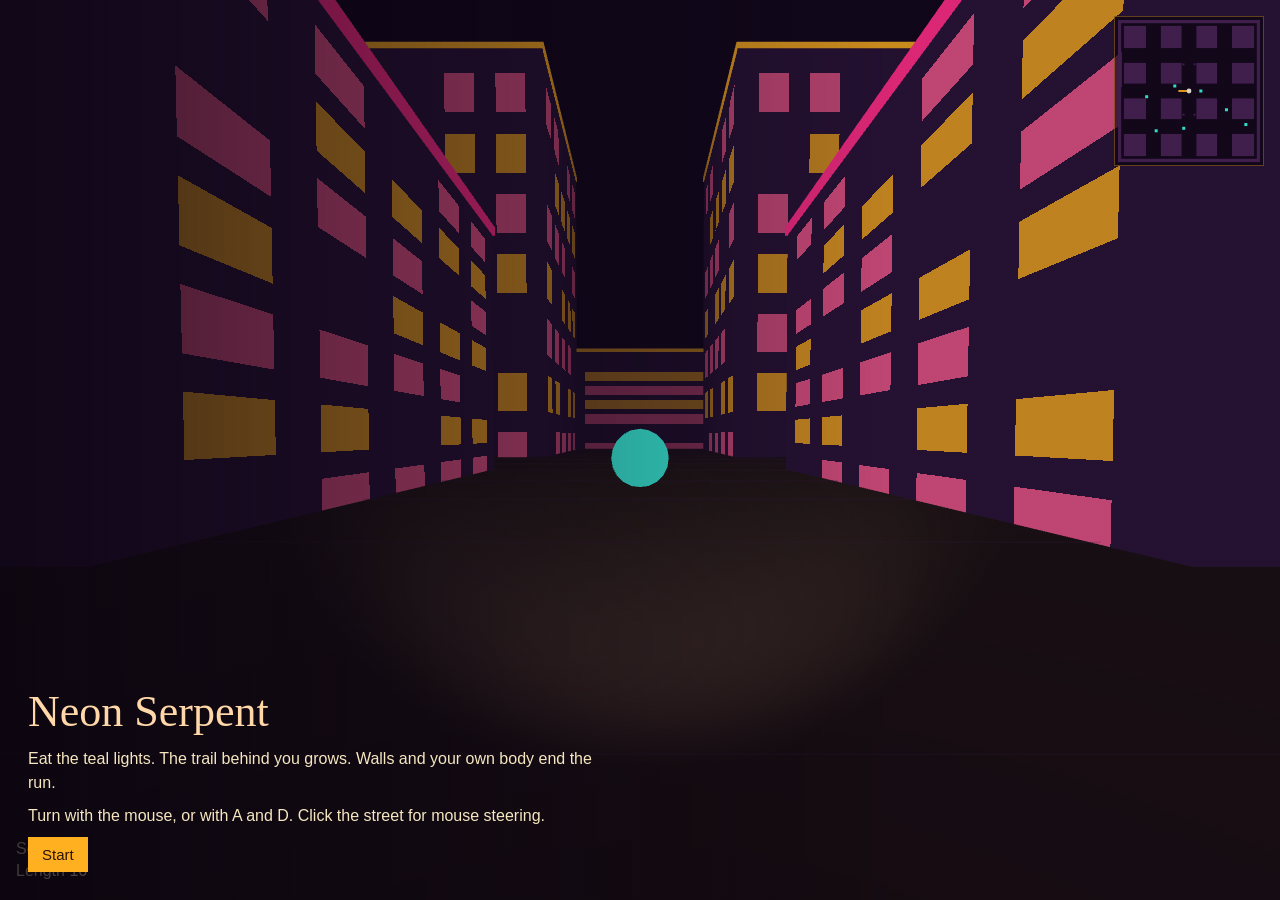
<file: projects/neon-serpent/models/cursor-grok-4-7-xhigh/app/index.html>
<!DOCTYPE html>
<html lang="en">
  <head>
    <meta charset="utf-8" />
    <meta name="viewport" content="width=device-width, initial-scale=1" />
    <title>Neon Serpent</title>
    <style>
      html,
      body {
        height: 100%;
        margin: 0;
        background: #12081c;
        color: #f6e7c1;
        font-family: "Segoe UI", "Yu Gothic", sans-serif;
      }

      body {
        overflow: hidden;
      }

      #game {
        position: fixed;
        inset: 0;
        width: 100%;
        height: 100%;
        display: block;
      }

      .hud {
        position: fixed;
        left: 16px;
        bottom: 16px;
        z-index: 2;
      }

      .hud p {
        margin: 0 0 4px;
        font-size: 16px;
      }

      #map {
        position: fixed;
        top: 16px;
        right: 16px;
        width: 148px;
        height: 148px;
        z-index: 2;
        background: rgba(8, 4, 14, 0.55);
        border: 1px solid rgba(255, 176, 32, 0.4);
      }

      #veil {
        position: fixed;
        inset: 0;
        z-index: 3;
        display: grid;
        place-items: end start;
        padding: 28px;
        background: linear-gradient(90deg, rgba(10, 4, 16, 0.78), rgba(10, 4, 16, 0.15) 70%);
      }

      #veil[hidden] {
        display: none;
      }

      #veil h1 {
        margin: 0 0 10px;
        font-family: "Yu Mincho", Georgia, serif;
        font-size: 44px;
        font-weight: 500;
        color: #ffd7a8;
      }

      #veil p {
        margin: 0 0 10px;
        max-width: 36em;
        line-height: 1.45;
        font-size: 16px;
      }

      button {
        font: 15px/1 "Segoe UI", sans-serif;
        color: #2a1408;
        background: #ffb020;
        border: 0;
        padding: 10px 14px;
        cursor: pointer;
      }

      button:hover {
        background: #ffc14a;
      }

      button:focus-visible {
        outline: 2px solid #fff6ea;
        outline-offset: 3px;
      }

      .steer {
        position: fixed;
        right: 16px;
        bottom: 16px;
        z-index: 2;
        display: flex;
        gap: 8px;
      }

      @media (min-width: 800px) {
        .steer {
          display: none;
        }
      }
    </style>
  </head>
  <body>
    <canvas id="game"></canvas>
    <canvas id="map" width="148" height="148" aria-hidden="true"></canvas>
    <div class="hud" aria-live="polite">
      <p id="score">Score 0</p>
      <p id="length">Length 16</p>
    </div>
    <div class="steer">
      <button type="button" id="left">Left</button>
      <button type="button" id="right">Right</button>
    </div>
    <div id="veil">
      <div>
        <h1>Neon Serpent</h1>
        <p id="blurb">Eat the teal lights. The trail behind you grows. Walls and your own body end the run.</p>
        <p>Turn with the mouse, or with A and D. Click the street for mouse steering.</p>
        <button type="button" id="start">Start</button>
      </div>
    </div>
    <script src="vendor/three.min.js"></script>
    <script src="game.js"></script>
  </body>
</html>
</file>
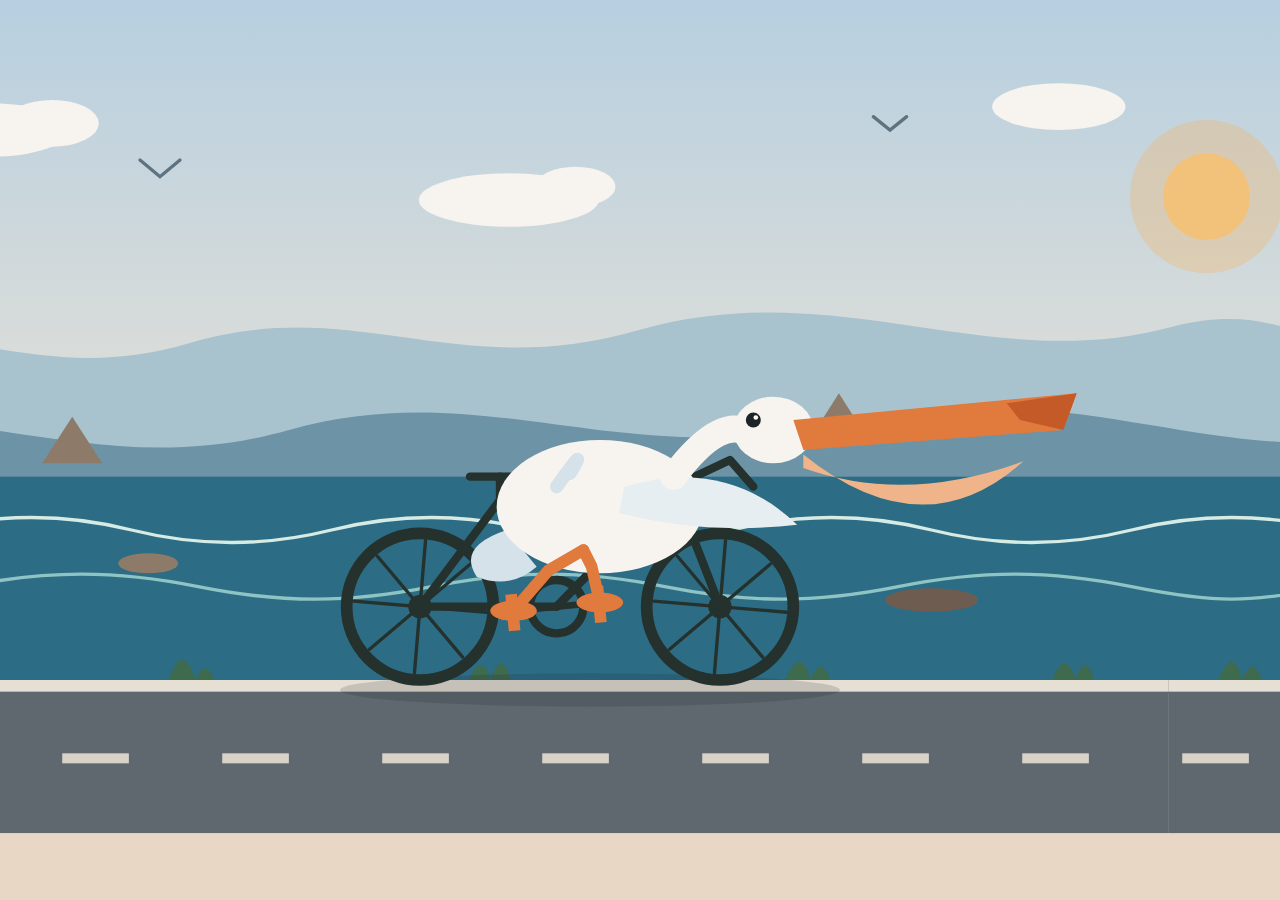
<file: projects/pelican-cycle/models/cursor-grok-4-7-xhigh/app/index.html>
<!DOCTYPE html>
<html lang="en">
  <head>
    <meta charset="utf-8" />
    <meta name="viewport" content="width=device-width, initial-scale=1" />
    <title>Pelican Cycle</title>
    <style>
      html,
      body {
        height: 100%;
        margin: 0;
        background: #b7cfe0;
      }

      body {
        overflow: hidden;
      }

      svg {
        width: 100vw;
        height: 100vh;
        display: block;
      }
    </style>
  </head>
  <body>
    <svg id="scene" viewBox="0 0 960 540" preserveAspectRatio="xMidYMid slice" role="img" aria-labelledby="scene-title scene-desc">
      <title id="scene-title">Pelican cycle</title>
      <desc id="scene-desc">A pelican rides a bicycle along a coast while the shore scrolls past.</desc>
      <defs>
        <linearGradient id="sky" x1="0" y1="0" x2="0" y2="1">
          <stop offset="0" stop-color="#b7cfe0" />
          <stop offset="0.72" stop-color="#f4e7d4" />
          <stop offset="1" stop-color="#f7efe4" />
        </linearGradient>
        <g id="cloud-tile" fill="#f7f4ef">
          <ellipse cx="120" cy="78" rx="46" ry="16" />
          <ellipse cx="156" cy="74" rx="28" ry="14" />
          <ellipse cx="430" cy="120" rx="54" ry="16" />
          <ellipse cx="470" cy="112" rx="24" ry="12" />
          <ellipse cx="760" cy="64" rx="40" ry="14" />
        </g>
        <g id="hill-tile">
          <path
            d="M0 300 L0 214 C 90 176, 150 236, 250 206 C 350 176, 410 230, 520 198 C 640 164, 730 226, 840 196 C 900 180, 930 210, 960 214 L960 300 Z"
            fill="#a9c3ce"
          />
          <path
            d="M0 318 L0 262 C 110 230, 190 292, 310 258 C 430 224, 510 286, 650 252 C 770 224, 870 280, 960 262 L960 318 Z"
            fill="#6d94a6"
          />
          <path d="M180 250 l18 28 h-36 z" fill="#8e7a68" />
          <path d="M640 236 l14 22 h-28 z" fill="#8e7a68" />
        </g>
        <g id="sea-tile">
          <rect x="0" y="286" width="960" height="130" fill="#2c6c84" />
          <path
            d="M0 318 C 40 308, 80 328, 120 318 S 200 308, 240 318 S 320 328, 360 318 S 440 308, 480 318 S 560 328, 600 318 S 680 308, 720 318 S 800 328, 840 318 S 920 308, 960 318"
            fill="none"
            stroke="#d5ebe4"
            stroke-width="2"
          />
          <path
            d="M0 352 C 50 342, 90 362, 140 352 S 230 342, 280 352 S 370 362, 420 352 S 510 342, 560 352 S 650 362, 700 352 S 790 342, 840 352 S 910 362, 960 352"
            fill="none"
            stroke="#8ec4c4"
            stroke-width="2"
          />
          <ellipse cx="250" cy="338" rx="18" ry="6" fill="#8e7a68" />
          <ellipse cx="720" cy="360" rx="28" ry="7" fill="#6e5c50" />
        </g>
        <g id="road-tile">
          <rect x="0" y="408" width="960" height="92" fill="#5e686e" />
          <rect x="0" y="408" width="960" height="7" fill="#e6dfd4" />
          <g fill="#d9d2c6">
            <rect x="8" y="452" width="40" height="6" />
            <rect x="104" y="452" width="40" height="6" />
            <rect x="200" y="452" width="40" height="6" />
            <rect x="296" y="452" width="40" height="6" />
            <rect x="392" y="452" width="40" height="6" />
            <rect x="488" y="452" width="40" height="6" />
            <rect x="584" y="452" width="40" height="6" />
            <rect x="680" y="452" width="40" height="6" />
            <rect x="776" y="452" width="40" height="6" />
            <rect x="872" y="452" width="40" height="6" />
          </g>
          <g fill="#3e6a4e">
            <path d="M30 408 q 8 -22 14 0 q 6 -16 12 0" />
            <path d="M180 408 q 8 -20 14 0 q 7 -18 12 0" />
            <path d="M360 408 q 8 -24 16 0 q 6 -14 11 0" />
            <path d="M540 408 q 8 -18 13 0 q 7 -20 12 0" />
            <path d="M730 408 q 9 -22 15 0 q 6 -16 12 0" />
            <path d="M890 408 q 8 -20 14 0 q 6 -18 11 0" />
          </g>
        </g>
      </defs>

      <rect width="960" height="540" fill="url(#sky)" />
      <circle cx="820" cy="118" r="46" fill="#f0b56a" opacity="0.35" />
      <circle cx="820" cy="118" r="26" fill="#f2c27a" />

      <g fill="none" stroke="#5d7380" stroke-width="2" stroke-linecap="round">
        <path d="M180 96 l12 10 l12 -10" />
        <path d="M620 70 l10 8 l10 -8" />
      </g>

      <g>
        <animateTransform
          attributeName="transform"
          type="translate"
          from="0 0"
          to="-960 0"
          dur="34s"
          repeatCount="indefinite"
        />
        <use href="#cloud-tile" />
        <use href="#cloud-tile" x="960" />
      </g>
      <g>
        <animateTransform
          attributeName="transform"
          type="translate"
          from="0 0"
          to="-960 0"
          dur="24s"
          repeatCount="indefinite"
        />
        <use href="#hill-tile" />
        <use href="#hill-tile" x="960" />
      </g>
      <g>
        <animateTransform
          attributeName="transform"
          type="translate"
          from="0 0"
          to="-960 0"
          dur="15s"
          repeatCount="indefinite"
        />
        <use href="#sea-tile" />
        <use href="#sea-tile" x="960" />
      </g>
      <g>
        <animateTransform
          attributeName="transform"
          type="translate"
          from="0 0"
          to="-960 0"
          dur="6s"
          repeatCount="indefinite"
        />
        <use href="#road-tile" />
        <use href="#road-tile" x="960" />
      </g>

      <rect x="0" y="500" width="960" height="40" fill="#e7d7c4" />

      <ellipse cx="450" cy="414" rx="150" ry="10" fill="#1c2428" opacity="0.16" />

      <g id="bike" fill="none" stroke="#24312c" stroke-width="5" stroke-linecap="round" stroke-linejoin="round">
        <circle cx="348" cy="364" r="44" stroke-width="7" />
        <circle cx="528" cy="364" r="44" stroke-width="7" />
        <g id="rear-spokes" stroke-width="2">
          <line x1="348" y1="324" x2="348" y2="404" />
          <line x1="308" y1="364" x2="388" y2="364" />
          <line x1="320" y1="336" x2="376" y2="392" />
          <line x1="320" y1="392" x2="376" y2="336" />
        </g>
        <g id="front-spokes" stroke-width="2">
          <line x1="528" y1="324" x2="528" y2="404" />
          <line x1="488" y1="364" x2="568" y2="364" />
          <line x1="500" y1="336" x2="556" y2="392" />
          <line x1="500" y1="392" x2="556" y2="336" />
        </g>
        <circle cx="348" cy="364" r="7" fill="#24312c" stroke="none" />
        <circle cx="528" cy="364" r="7" fill="#24312c" stroke="none" />
        <path d="M348 364 L430 364 L500 292 L396 300 L348 364" />
        <path d="M430 364 L500 292" />
        <path d="M500 292 L528 364" />
        <path d="M396 300 L396 286" />
        <path d="M378 286 h36" />
        <path d="M500 292 L534 276 L548 292" />
        <circle id="ring" cx="430" cy="364" r="16" />
      </g>

      <g id="crank" stroke="#24312c" stroke-width="4" stroke-linecap="round">
        <line x1="430" y1="338" x2="430" y2="390" />
        <rect x="418" y="334" width="22" height="7" fill="#e07a3d" stroke="none" />
        <rect x="418" y="386" width="22" height="7" fill="#e07a3d" stroke="none" />
      </g>

      <g id="bird">
        <path d="M400 318 q -30 10 -18 28 q 20 8 36 -6" fill="#d5e2ea" />
        <ellipse cx="456" cy="304" rx="62" ry="40" fill="#f7f4ef" />
        <g>
          <animateTransform
            attributeName="transform"
            type="rotate"
            values="-5 470 300; 7 470 300; -5 470 300"
            dur="1.6s"
            repeatCount="indefinite"
          />
          <path d="M470 292 Q 530 270 575 308 Q 520 318 468 308 Z" fill="#e7eef2" />
        </g>
        <path d="M500 286 Q 530 246 548 262" fill="none" stroke="#f7f4ef" stroke-width="16" stroke-linecap="round" />
        <ellipse cx="560" cy="258" rx="24" ry="20" fill="#f7f4ef" />
        <path d="M572 252 L742 236 L734 258 L578 270 Z" fill="#e07a3d" />
        <path d="M700 242 L742 236 L734 258 L708 252 Z" fill="#c45a28" />
        <g>
          <animateTransform
            attributeName="transform"
            type="translate"
            values="0 0; 0 5; 0 0"
            dur="1.4s"
            repeatCount="indefinite"
          />
          <path d="M578 270 Q 650 328 710 274 Q 640 300 578 278 Z" fill="#f0b48a" />
        </g>
        <circle cx="548" cy="252" r="4.5" fill="#1c2428" />
        <circle cx="549.5" cy="250.5" r="1.4" fill="#fffaf4" />
        <path d="M430 292 q 20 -28 8 -8" fill="none" stroke="#d5e2ea" stroke-width="8" stroke-linecap="round" />
      </g>

      <g id="legs" fill="none" stroke="#e07a3d" stroke-width="7" stroke-linecap="round">
        <polyline id="leg-a" points="446,330 470,348 430,338" />
        <polyline id="leg-b" points="446,330 470,360 430,390" />
      </g>
      <ellipse id="foot-a" cx="430" cy="338" rx="14" ry="6" fill="#e07a3d" />
      <ellipse id="foot-b" cx="430" cy="390" rx="14" ry="6" fill="#e07a3d" />
    </svg>
    <script>
      (function () {
        var scene = document.getElementById("scene");
        var motion = window.matchMedia("(prefers-reduced-motion: reduce)");
        var rear = document.getElementById("rear-spokes");
        var front = document.getElementById("front-spokes");
        var ring = document.getElementById("ring");
        var crank = document.getElementById("crank");
        var legA = document.getElementById("leg-a");
        var legB = document.getElementById("leg-b");
        var footA = document.getElementById("foot-a");
        var footB = document.getElementById("foot-b");
        var hx = 446;
        var hy = 330;
        var cx = 430;
        var cy = 364;
        var radius = 26;

        function syncMotion() {
          if (motion.matches) scene.pauseAnimations();
          else scene.unpauseAnimations();
        }

        function pose(angle) {
          var deg = (angle * 180) / Math.PI;
          var wheel = deg * 2.4;
          rear.setAttribute("transform", "rotate(" + wheel + " 348 364)");
          front.setAttribute("transform", "rotate(" + wheel + " 528 364)");
          ring.setAttribute("transform", "rotate(" + deg + " 430 364)");
          crank.setAttribute("transform", "rotate(" + deg + " 430 364)");
          var ax = cx + Math.sin(angle) * radius;
          var ay = cy - Math.cos(angle) * radius;
          var bx = cx + Math.sin(angle + Math.PI) * radius;
          var by = cy - Math.cos(angle + Math.PI) * radius;
          legA.setAttribute(
            "points",
            hx + "," + hy + " " + (hx + ax) / 2 + 14 + "," + ((hy + ay) / 2 - 6) + " " + ax + "," + ay,
          );
          legB.setAttribute(
            "points",
            hx + "," + hy + " " + (hx + bx) / 2 + 14 + "," + ((hy + by) / 2 - 6) + " " + bx + "," + by,
          );
          footA.setAttribute("cx", ax);
          footA.setAttribute("cy", ay);
          footB.setAttribute("cx", bx);
          footB.setAttribute("cy", by);
        }

        syncMotion();
        if (motion.addEventListener) motion.addEventListener("change", syncMotion);
        if (motion.matches) {
          pose(0.4);
          return;
        }

        function loop(now) {
          pose((now / 1400) * Math.PI * 2);
          window.requestAnimationFrame(loop);
        }

        window.requestAnimationFrame(loop);
      })();
    </script>
  </body>
</html>
</file>
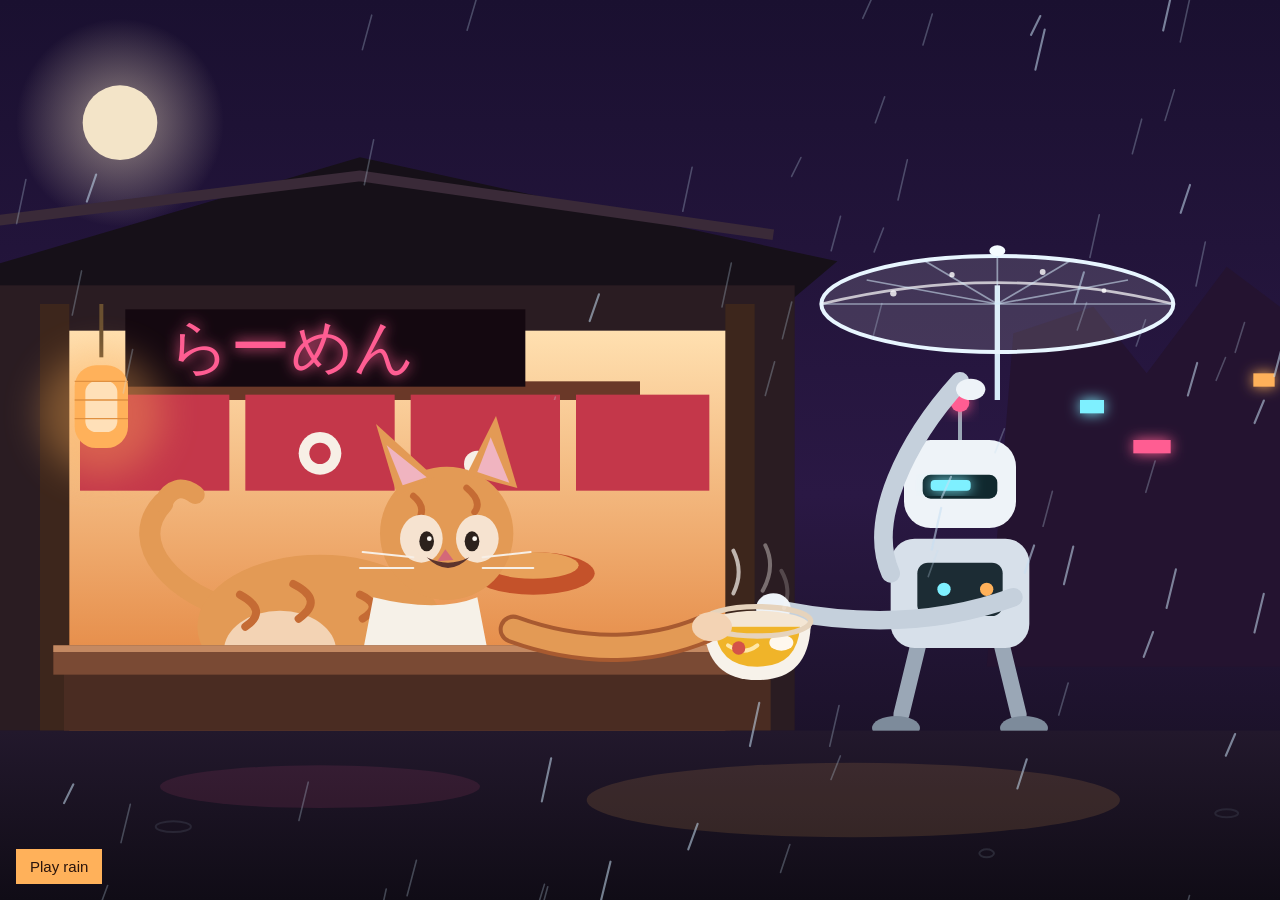
<file: projects/rainy-ramen/models/cursor-grok-4-7-xhigh/app/index.html>
<!DOCTYPE html>
<html lang="en">
  <head>
    <meta charset="utf-8" />
    <meta name="viewport" content="width=device-width, initial-scale=1" />
    <title>Rainy Ramen</title>
    <style>
      html,
      body {
        height: 100%;
        margin: 0;
        background: #1a1030;
      }

      body {
        display: grid;
        place-items: center;
      }

      svg {
        width: 100vw;
        height: 100vh;
        display: block;
      }

      #rain-toggle {
        position: fixed;
        left: 16px;
        bottom: 16px;
        z-index: 2;
        font: 15px/1 "Yu Gothic", "Segoe UI", sans-serif;
        color: #2a140c;
        background: #ffb15a;
        border: 0;
        padding: 10px 14px;
        cursor: pointer;
      }

      #rain-toggle:hover {
        background: #ffc27a;
      }

      #rain-toggle:focus-visible {
        outline: 2px solid #fff6ea;
        outline-offset: 3px;
      }

      .flicker {
        animation: flicker 3.4s infinite;
      }

      .flicker-late {
        animation: flicker 4.8s 1.2s infinite;
      }

      @keyframes flicker {
        0%,
        19%,
        23%,
        100% {
          opacity: 1;
        }
        21% {
          opacity: 0.45;
        }
      }

      @media (prefers-reduced-motion: reduce) {
        .flicker,
        .flicker-late {
          animation: none;
        }
      }
    </style>
  </head>
  <body>
    <button type="button" id="rain-toggle" aria-pressed="false">Play rain</button>
    <svg viewBox="0 0 1200 675" preserveAspectRatio="xMidYMid slice" role="img" aria-labelledby="scene-title scene-desc">
      <title id="scene-title">Rainy ramen</title>
      <desc id="scene-desc">
        A cat serves a bowl of ramen to a small robot holding a clear umbrella outside a neon ramen shop on a rainy night.
      </desc>
      <defs>
        <linearGradient id="sky" x1="0" y1="0" x2="0" y2="1">
          <stop offset="0" stop-color="#1a1030" />
          <stop offset="0.55" stop-color="#2a1844" />
          <stop offset="1" stop-color="#120e18" />
        </linearGradient>
        <linearGradient id="interior" x1="0" y1="0" x2="0" y2="1">
          <stop offset="0" stop-color="#ffe0b0" />
          <stop offset="1" stop-color="#e07a32" />
        </linearGradient>
        <linearGradient id="street" x1="0" y1="0" x2="0" y2="1">
          <stop offset="0" stop-color="#22182c" />
          <stop offset="1" stop-color="#100c16" />
        </linearGradient>
        <radialGradient id="moon-glow" cx="50%" cy="50%" r="50%">
          <stop offset="0" stop-color="#f4e2c4" stop-opacity="0.55" />
          <stop offset="1" stop-color="#f4e2c4" stop-opacity="0" />
        </radialGradient>
        <filter id="glow" x="-50%" y="-50%" width="200%" height="200%">
          <feGaussianBlur stdDeviation="5" result="blur" />
          <feMerge>
            <feMergeNode in="blur" />
            <feMergeNode in="SourceGraphic" />
          </feMerge>
        </filter>
        <filter id="soft" x="-80%" y="-80%" width="260%" height="260%">
          <feGaussianBlur stdDeviation="14" />
        </filter>
        <mask id="dry-shop">
          <rect width="1200" height="675" fill="white" />
          <rect x="168" y="300" width="500" height="248" fill="black" />
        </mask>
        <linearGradient id="reflect-fade" x1="0" y1="0" x2="0" y2="1">
          <stop offset="0" stop-color="white" stop-opacity="0.55" />
          <stop offset="0.45" stop-color="white" stop-opacity="0" />
        </linearGradient>
        <mask id="reflect-mask">
          <rect x="0" y="548" width="1200" height="127" fill="url(#reflect-fade)" />
        </mask>
      </defs>

      <rect width="1200" height="675" fill="url(#sky)" />
      <circle cx="210" cy="92" r="78" fill="url(#moon-glow)" />
      <circle cx="210" cy="92" r="28" fill="#f3e4c8" />

      <g fill="#241430" opacity="0.95">
        <polygon points="860,500 880,250 940,230 980,280 1040,200 1120,260 1180,220 1200,240 1200,500" />
        <polygon points="0,500 0,320 40,280 90,340 150,250 210,310 250,270 280,500" />
      </g>
      <g class="flicker-late" filter="url(#glow)">
        <rect x="930" y="300" width="18" height="10" fill="#7ef0ff" />
        <rect x="970" y="330" width="28" height="10" fill="#ff5d92" />
        <rect x="1060" y="280" width="16" height="10" fill="#ffb15a" />
        <rect x="1100" y="340" width="22" height="8" fill="#7ef0ff" />
        <rect x="70" y="360" width="22" height="8" fill="#ff5d92" />
        <rect x="140" y="300" width="14" height="8" fill="#ffb15a" />
      </g>

      <g id="shop">
        <path d="M64 214 L390 118 L748 196 L710 228 L96 232 Z" fill="#161018" />
        <path d="M96 168 L390 132 L700 176" fill="none" stroke="#3a2a38" stroke-width="8" />
        <rect x="96" y="214" width="620" height="334" fill="#2a1c22" />
        <rect x="168" y="248" width="500" height="300" fill="url(#interior)" />
        <rect x="210" y="286" width="390" height="14" fill="#6a3828" />
        <g fill="#f4e2c8">
          <ellipse cx="250" cy="282" rx="16" ry="6" />
          <ellipse cx="300" cy="282" rx="16" ry="6" />
          <ellipse cx="350" cy="282" rx="16" ry="6" />
          <ellipse cx="410" cy="282" rx="18" ry="7" />
        </g>
        <ellipse cx="520" cy="430" rx="46" ry="16" fill="#c4522a" />
        <ellipse cx="520" cy="424" rx="34" ry="10" fill="#e8a15a" />
        <rect x="150" y="228" width="22" height="320" fill="#3d261c" />
        <rect x="664" y="228" width="22" height="320" fill="#3d261c" />

        <g id="sign">
          <rect x="214" y="232" width="300" height="58" fill="#140810" />
          <text
            x="246"
            y="276"
            fill="#ff5d92"
            font-family="Yu Gothic, Meiryo, sans-serif"
            font-size="46"
            filter="url(#glow)"
            class="flicker"
          >
            らーめん
          </text>
        </g>

        <g fill="#c4374a">
          <rect x="180" y="296" width="112" height="72" />
          <rect x="304" y="296" width="112" height="72" />
          <rect x="428" y="296" width="112" height="72" />
          <rect x="552" y="296" width="100" height="72" />
        </g>
        <g fill="#f7efe6">
          <circle cx="360" cy="340" r="16" />
          <circle cx="360" cy="340" r="8" fill="#c4374a" />
          <circle cx="478" cy="348" r="10" />
        </g>
      </g>

      <g id="cat">
        <g>
          <animateTransform
            attributeName="transform"
            type="rotate"
            values="-8 248 470; 10 248 470; -8 248 470"
            dur="3s"
            repeatCount="indefinite"
          />
          <path
            d="M300 455 C 250 448, 210 410, 236 378"
            fill="none"
            stroke="#e39a55"
            stroke-width="16"
            stroke-linecap="round"
          />
          <path
            d="M236 378 q 8 -18 24 -8"
            fill="none"
            stroke="#e39a55"
            stroke-width="14"
            stroke-linecap="round"
          />
        </g>
        <ellipse cx="360" cy="470" rx="92" ry="54" fill="#e39a55" />
        <ellipse cx="330" cy="488" rx="42" ry="30" fill="#f3d3b4" />
        <g fill="none" stroke="#c56b34" stroke-width="6" stroke-linecap="round">
          <path d="M300 446 q 22 12 4 24" />
          <path d="M340 438 q 24 12 4 26" />
          <path d="M390 446 q 18 8 2 18" />
        </g>
        <circle cx="455" cy="400" r="50" fill="#e39a55" />
        <polygon points="418,372 402,318 446,358" fill="#e39a55" />
        <polygon points="470,356 492,312 508,366" fill="#e39a55" />
        <polygon points="422,364 410,334 440,358" fill="#f0b4c0" />
        <polygon points="478,354 488,328 502,362" fill="#f0b4c0" />
        <path d="M430 372 q 10 8 4 18" fill="none" stroke="#c56b34" stroke-width="5" stroke-linecap="round" />
        <path d="M470 366 q 12 10 6 18" fill="none" stroke="#c56b34" stroke-width="5" stroke-linecap="round" />
        <ellipse cx="436" cy="404" rx="16" ry="18" fill="#f6e3d0" />
        <ellipse cx="478" cy="404" rx="16" ry="18" fill="#f6e3d0" />
        <ellipse cx="440" cy="406" rx="5.5" ry="7.5" fill="#2c211c" />
        <ellipse cx="474" cy="406" rx="5.5" ry="7.5" fill="#2c211c" />
        <circle cx="442" cy="404" r="1.8" fill="#fffaf4" />
        <circle cx="476" cy="404" r="1.8" fill="#fffaf4" />
        <path d="M454 412 l 6 8 l -12 1 z" fill="#d46878" />
        <path d="M440 418 Q 456 434 472 418 Q 456 426 440 418 Z" fill="#5c342c" />
        <g stroke="#f7efe6" stroke-width="1.5" stroke-linecap="round">
          <line x1="392" y1="414" x2="430" y2="418" />
          <line x1="390" y1="426" x2="430" y2="426" />
          <line x1="518" y1="414" x2="482" y2="418" />
          <line x1="520" y1="426" x2="482" y2="426" />
        </g>
        <path d="M400 448 q 48 12 78 0 l 10 52 q -48 16 -98 0 z" fill="#f6f1e8" />
      </g>

      <g id="counter">
        <rect x="168" y="500" width="530" height="48" fill="#4a2c22" />
        <rect x="160" y="484" width="546" height="22" fill="#7a4a34" />
        <rect x="160" y="484" width="546" height="5" fill="#c48962" />
      </g>

      <g id="lantern">
        <line x1="196" y1="228" x2="196" y2="268" stroke="#6a5030" stroke-width="3" />
        <circle cx="196" cy="310" r="46" fill="#ffb15a" opacity="0.35" filter="url(#soft)" />
        <rect x="176" y="274" width="40" height="62" rx="16" fill="#ffb15a" class="flicker" />
        <rect x="184" y="286" width="24" height="38" rx="8" fill="#ffe0b8" />
        <path d="M176 286 h40 M176 300 h40 M176 314 h40" stroke="#e09040" stroke-width="1" />
      </g>

      <g id="robot">
        <line x1="812" y1="470" x2="796" y2="536" stroke="#9aa7b6" stroke-width="12" stroke-linecap="round" />
        <line x1="868" y1="470" x2="884" y2="536" stroke="#9aa7b6" stroke-width="12" stroke-linecap="round" />
        <ellipse cx="792" cy="546" rx="18" ry="9" fill="#7d8b9b" />
        <ellipse cx="888" cy="546" rx="18" ry="9" fill="#7d8b9b" />
        <rect x="788" y="404" width="104" height="82" rx="18" fill="#d7e0ea" />
        <rect x="808" y="422" width="64" height="40" rx="8" fill="#1c2c34" />
        <circle cx="828" cy="442" r="5" fill="#7ef0ff" class="flicker" />
        <circle cx="860" cy="442" r="5" fill="#ffb15a" />
        <rect x="798" y="330" width="84" height="66" rx="20" fill="#eef3f8" />
        <rect x="812" y="356" width="56" height="18" rx="6" fill="#10282e" />
        <rect x="818" y="360" width="30" height="8" rx="3" fill="#7ef0ff" filter="url(#glow)" class="flicker" />
        <line x1="840" y1="330" x2="840" y2="308" stroke="#9aa7b6" stroke-width="3" />
        <circle cx="840" cy="302" r="7" fill="#ff5d92" filter="url(#glow)" class="flicker" />
        <path
          d="M788 430 C 770 390, 800 330, 840 286"
          fill="none"
          stroke="#c5d0dc"
          stroke-width="14"
          stroke-linecap="round"
        />
        <path
          d="M880 448 C 820 470, 760 468, 708 458"
          fill="none"
          stroke="#c5d0dc"
          stroke-width="14"
          stroke-linecap="round"
        />
        <ellipse cx="700" cy="456" rx="13" ry="11" fill="#eef3f8" />
      </g>

      <g id="bowl">
        <ellipse cx="688" cy="470" rx="40" ry="12" fill="#f4e6d4" />
        <path d="M648 470 q 2 40 40 40 q 38 0 40 -40" fill="#f7f2ea" />
        <path d="M656 470 q 2 30 32 30 q 30 0 32 -30" fill="#f0b429" />
        <path d="M666 484 q 12 8 22 0" fill="none" stroke="#ffe7a8" stroke-width="3" stroke-linecap="round" />
        <ellipse cx="706" cy="482" rx="9" ry="6" fill="#fff8ee" />
        <circle cx="674" cy="486" r="5" fill="#d45348" />
        <ellipse cx="688" cy="466" rx="40" ry="11" fill="none" stroke="#e6d3bc" stroke-width="4" />
        <g fill="none" stroke="#fffaf4" stroke-width="3" stroke-linecap="round">
          <g>
            <animateTransform
              attributeName="transform"
              type="translate"
              values="0 6; 0 -16"
              dur="2.4s"
              repeatCount="indefinite"
            />
            <path d="M670 448 q 8 -16 0 -32" opacity="0.8">
              <animate attributeName="opacity" values="0.15;0.8;0.15" dur="2.4s" repeatCount="indefinite" />
            </path>
          </g>
          <g>
            <animateTransform
              attributeName="transform"
              type="translate"
              values="0 4; 0 -20"
              dur="2.8s"
              begin="0.4s"
              repeatCount="indefinite"
            />
            <path d="M692 444 q 10 -18 2 -34" opacity="0.7">
              <animate
                attributeName="opacity"
                values="0.1;0.75;0.1"
                dur="2.8s"
                begin="0.4s"
                repeatCount="indefinite"
              />
            </path>
          </g>
          <g>
            <animateTransform
              attributeName="transform"
              type="translate"
              values="0 8; 0 -14"
              dur="2.1s"
              begin="0.8s"
              repeatCount="indefinite"
            />
            <path d="M708 450 q 6 -14 -2 -28" opacity="0.65">
              <animate
                attributeName="opacity"
                values="0.1;0.7;0.1"
                dur="2.1s"
                begin="0.8s"
                repeatCount="indefinite"
              />
            </path>
          </g>
        </g>
      </g>
      <g id="serve">
        <path
          d="M505 472 C 560 492, 610 488, 648 472"
          fill="none"
          stroke="#a85a30"
          stroke-width="22"
          stroke-linecap="round"
        />
        <path
          d="M505 472 C 560 492, 610 488, 648 472"
          fill="none"
          stroke="#e39a55"
          stroke-width="16"
          stroke-linecap="round"
        />
        <ellipse cx="654" cy="470" rx="15" ry="11" fill="#f3d3b4" />
      </g>

      <g id="umbrella">
        <line x1="868" y1="214" x2="868" y2="300" stroke="#d7ebf8" stroke-width="4" />
        <ellipse cx="868" cy="228" rx="132" ry="36" fill="rgba(255,255,255,0.14)" stroke="#e8f6ff" stroke-width="3" />
        <path d="M736 228 Q 868 196 1000 228" fill="none" stroke="rgba(255,255,255,0.7)" stroke-width="2" />
        <g stroke="rgba(214,236,250,0.55)" stroke-width="1.3">
          <line x1="868" y1="228" x2="736" y2="228" />
          <line x1="868" y1="228" x2="770" y2="210" />
          <line x1="868" y1="228" x2="814" y2="196" />
          <line x1="868" y1="228" x2="868" y2="190" />
          <line x1="868" y1="228" x2="922" y2="196" />
          <line x1="868" y1="228" x2="966" y2="210" />
          <line x1="868" y1="228" x2="1000" y2="228" />
        </g>
        <ellipse cx="868" cy="188" rx="6" ry="4" fill="#f4fbff" />
        <g fill="rgba(255,255,255,0.8)">
          <circle cx="790" cy="220" r="2.4" />
          <circle cx="834" cy="206" r="2" />
          <circle cx="902" cy="204" r="2.2" />
          <circle cx="948" cy="218" r="1.8" />
        </g>
        <ellipse cx="848" cy="292" rx="11" ry="8" fill="#eef3f8" />
      </g>

      <g mask="url(#reflect-mask)" opacity="0.85">
        <g transform="translate(0 1096) scale(1 -1)" filter="url(#soft)">
          <rect x="214" y="232" width="300" height="40" fill="#ff5d92" opacity="0.8" />
          <rect x="176" y="274" width="40" height="50" fill="#ffb15a" />
          <rect x="812" y="356" width="56" height="12" fill="#7ef0ff" />
        </g>
      </g>

      <rect x="0" y="548" width="1200" height="127" fill="url(#street)" />
      <ellipse cx="760" cy="600" rx="200" ry="28" fill="#ffb15a" opacity="0.13" />
      <ellipse cx="360" cy="590" rx="120" ry="16" fill="#ff5d92" opacity="0.1" />
      <g fill="none" stroke="rgba(186,214,232,0.35)" stroke-width="1.5">
        <ellipse cx="250" cy="620" rx="10" ry="4">
          <animate attributeName="rx" values="6;28" dur="3s" repeatCount="indefinite" />
          <animate attributeName="opacity" values="0.45;0" dur="3s" repeatCount="indefinite" />
        </ellipse>
        <ellipse cx="860" cy="640" rx="8" ry="3">
          <animate attributeName="rx" values="4;26" dur="2.6s" begin="0.8s" repeatCount="indefinite" />
          <animate attributeName="opacity" values="0.4;0" dur="2.6s" begin="0.8s" repeatCount="indefinite" />
        </ellipse>
        <ellipse cx="1040" cy="610" rx="8" ry="3">
          <animate attributeName="rx" values="5;22" dur="3.2s" begin="0.3s" repeatCount="indefinite" />
          <animate attributeName="opacity" values="0.35;0" dur="3.2s" begin="0.3s" repeatCount="indefinite" />
        </ellipse>
      </g>

      <g id="rain-back" mask="url(#dry-shop)"></g>
      <g id="rain-front" mask="url(#dry-shop)"></g>
    </svg>
    <script>
      (function () {
        var svg = document.querySelector("svg");
        var ns = "http://www.w3.org/2000/svg";
        var motion = window.matchMedia("(prefers-reduced-motion: reduce)");
        var drops = [];

        function makeDrop(parent, speed, alpha, width) {
          var line = document.createElementNS(ns, "line");
          var drop = {
            line: line,
            x: Math.random() * 1240 - 20,
            y: Math.random() * 720 - 40,
            len: 14 + Math.random() * 20,
            v: speed + Math.random() * 3.5,
          };
          line.setAttribute("stroke", "rgba(198, 222, 242, " + alpha + ")");
          line.setAttribute("stroke-width", String(width));
          line.setAttribute("stroke-linecap", "round");
          parent.appendChild(line);
          drops.push(drop);
        }

        var back = document.getElementById("rain-back");
        var front = document.getElementById("rain-front");
        var i;
        for (i = 0; i < 70; i += 1) makeDrop(back, 5.5, 0.28, 1.2);
        for (i = 0; i < 42; i += 1) makeDrop(front, 8, 0.55, 1.6);

        function place(drop) {
          drop.line.setAttribute("x1", drop.x);
          drop.line.setAttribute("y1", drop.y);
          drop.line.setAttribute("x2", drop.x - 7);
          drop.line.setAttribute("y2", drop.y + drop.len);
        }

        drops.forEach(place);

        function tick() {
          if (!motion.matches) {
            for (var n = 0; n < drops.length; n += 1) {
              var drop = drops[n];
              drop.y += drop.v;
              drop.x -= drop.v * 0.12;
              if (drop.y > 700) {
                drop.y = -30;
                drop.x = Math.random() * 1280 - 20;
              }
              place(drop);
            }
          }
          window.requestAnimationFrame(tick);
        }

        function syncMotion() {
          if (motion.matches) svg.pauseAnimations();
          else svg.unpauseAnimations();
        }

        syncMotion();
        if (motion.addEventListener) motion.addEventListener("change", syncMotion);
        window.requestAnimationFrame(tick);

        var button = document.getElementById("rain-toggle");
        var ctx = null;
        var master = null;
        var playing = false;

        function bootAudio() {
          if (ctx) return;
          var AudioCtx = window.AudioContext || window.webkitAudioContext;
          ctx = new AudioCtx();
          master = ctx.createGain();
          master.gain.value = 0;
          master.connect(ctx.destination);

          var seconds = 2;
          var count = Math.floor(ctx.sampleRate * seconds);
          var buffer = ctx.createBuffer(1, count, ctx.sampleRate);
          var data = buffer.getChannelData(0);
          for (var n = 0; n < count; n += 1) data[n] = Math.random() * 2 - 1;
          var noise = ctx.createBufferSource();
          noise.buffer = buffer;
          noise.loop = true;
          var band = ctx.createBiquadFilter();
          band.type = "bandpass";
          band.frequency.value = 1700;
          band.Q.value = 0.45;
          var noiseGain = ctx.createGain();
          noiseGain.gain.value = 0.22;
          noise.connect(band).connect(noiseGain).connect(master);
          noise.start();

          var hum = ctx.createOscillator();
          hum.type = "sine";
          hum.frequency.value = 62;
          var humGain = ctx.createGain();
          humGain.gain.value = 0.045;
          hum.connect(humGain).connect(master);
          hum.start();

          var over = ctx.createOscillator();
          over.type = "sine";
          over.frequency.value = 124;
          var overGain = ctx.createGain();
          overGain.gain.value = 0.015;
          over.connect(overGain).connect(master);
          over.start();
        }

        function setPlaying(next) {
          bootAudio();
          playing = next;
          if (ctx.state === "suspended") ctx.resume();
          master.gain.setTargetAtTime(playing ? 1 : 0, ctx.currentTime, 0.05);
          button.setAttribute("aria-pressed", playing ? "true" : "false");
          button.textContent = playing ? "Stop rain" : "Play rain";
        }

        button.addEventListener("click", function () {
          setPlaying(!playing);
        });
      })();
    </script>
  </body>
</html>
</file>
